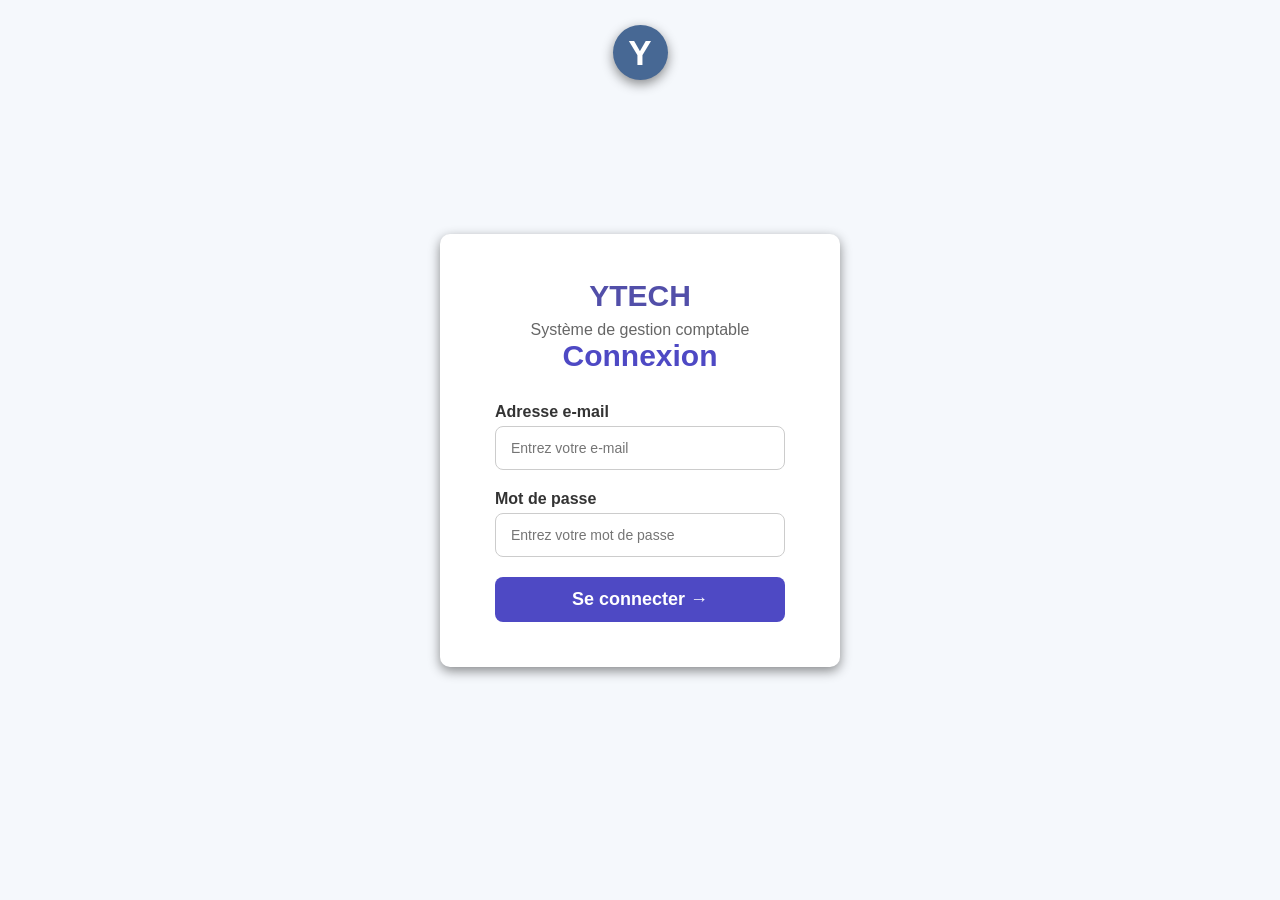
<file: index.html>
<!DOCTYPE html>
<html lang="fr">
<head>
    <meta charset="UTF-8">
    <meta name="viewport" content="width=device-width, initial-scale=1.0">
    <title>Ytech-connexion</title>
    <link rel="stylesheet" href="Ressources/CSS/style.css">
</head>
<body>
    <div class="logo-badge">Y</div>
    <div class="login-container">
        <h1>YTECH</h1>
        <p>Système de gestion comptable</p>
        <h2>Connexion</h2>
        <form onsubmit="connexion(event)">
            <label for="e-mail">Adresse e-mail</label>
            <input type="email" id="e-mail" placeholder="Entrez votre e-mail" required>
            <label for="password">Mot de passe</label>
            <input type="password" id="password" placeholder="Entrez votre mot de passe" required>
            <button type="submit">Se connecter →</button>
        </form>
        <script src="Ressources/JS/script.js">

        </script>
    </div>
</body>
</html>
</file>
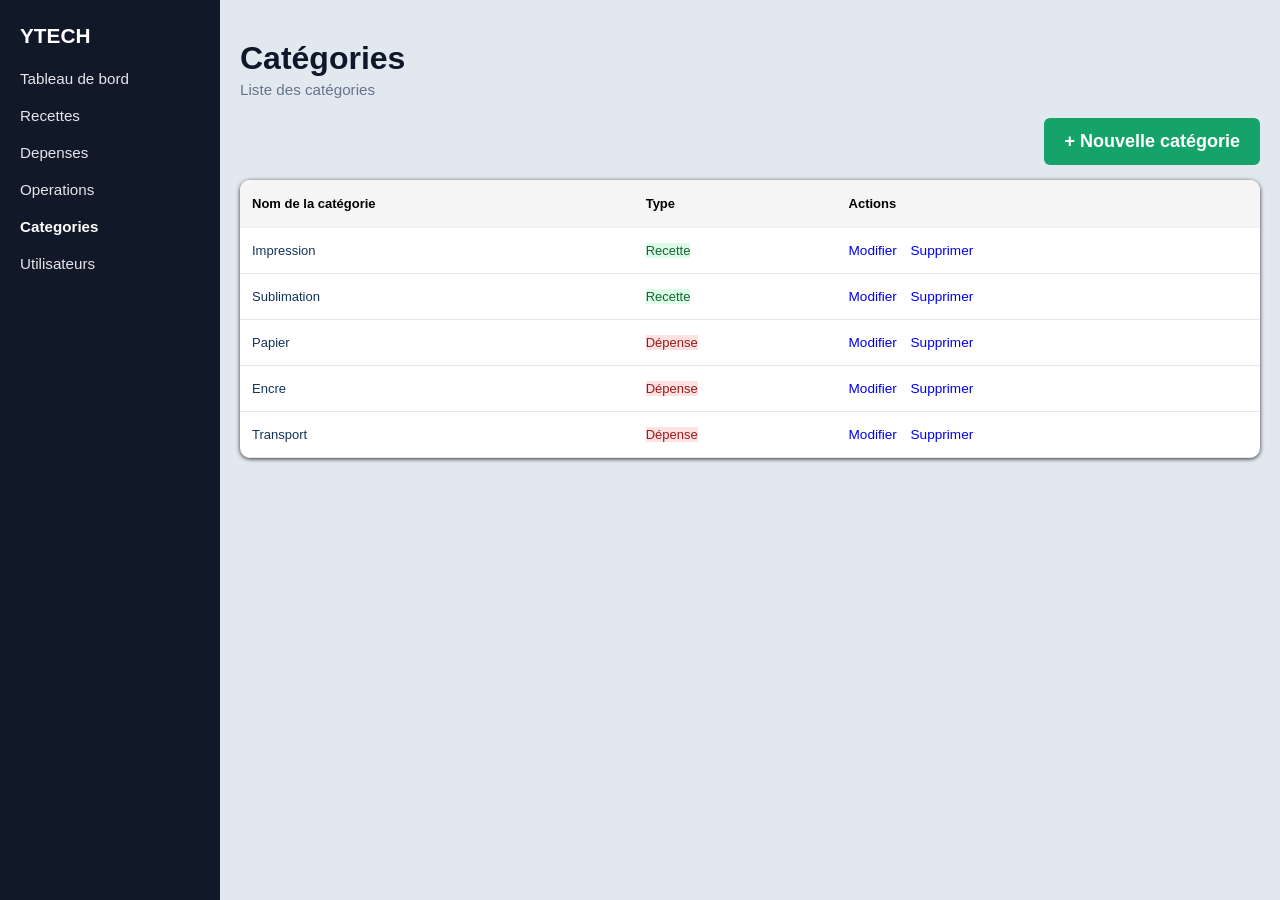
<file: categories.html>
<!DOCTYPE html>
<html lang="fr">
<head>
    <meta charset="UTF-8">
    <meta name="viewport" content="width=device-width, initial-scale=1.0">
    <title>YTECH-Categories</title>
    <link rel="stylesheet" href="Ressources/CSS/style.css">
</head>
<body>
    <header>
        <h1>YTECH</h1>
        <nav>
            <a href="dashbord.html">Tableau de bord</a>
            <a href="recettes.html">Recettes</a>
            <a href="depenses.html">Depenses</a>
            <a href="operation.html">Operations</a>
            <a href="categories.html" class="active">Categories</a>
            <a href="utilisateurs.html">Utilisateurs</a>
        </nav>
    </header>

    <main>
        <h2 class="page-title"> Catégories</h2>
        <p class="page-subtitle">Liste des catégories</p>
        <div class="toolbar">
            <button class="btn-add">+ Nouvelle catégorie</button>

        </div>
        <table>
            <thead>
                <tr>
                    <th>Nom de la catégorie</th>
                    <th>Type</th>
                    <th>Actions</th>
                </tr>
            </thead>
            <tbody id="categories-list">
                <tr>
                    <td>Impression</td>
                    <td><span class="badge-recette">Recette</span></td>
                    <td class="actions"><a href="#" class="Modifier">Modifier</a> <a href="#" class="Supprimer">Supprimer</a></td>
                </tr>
                <tr>
                    <td>Sublimation</td>
                    <td><span class="badge-recette">Recette</span></td>
                    <td class="actions"><a href="#" class="Modifier">Modifier</a> <a href="#" class="Supprimer">Supprimer</a></td>
                </tr>
                <tr>
                    <td>Papier</td>
                    <td><span class="badge-depense">Dépense</span></td>
                    <td class="actions"><a href="#" class="Modifier">Modifier</a> <a href="#" class="Supprimer">Supprimer</a></td>
                </tr>
                <tr>
                    <td>Encre</td>
                    <td><span class="badge-depense">Dépense</span></td>
                    <td class="actions"><a href="#" class="Modifier">Modifier</a> <a href="#" class="Supprimer">Supprimer</a></td>
                </tr>
                <tr>
                    <td>Transport</td>
                    <td><span class="badge-depense">Dépense</span></td>
                    <td class="actions"><a href="#" class="Modifier">Modifier</a> <a href="#" class="Supprimer">Supprimer</a></td>
                </tr>

            </tbody>
        </table>
    </main>

</body>
</html>
</file>
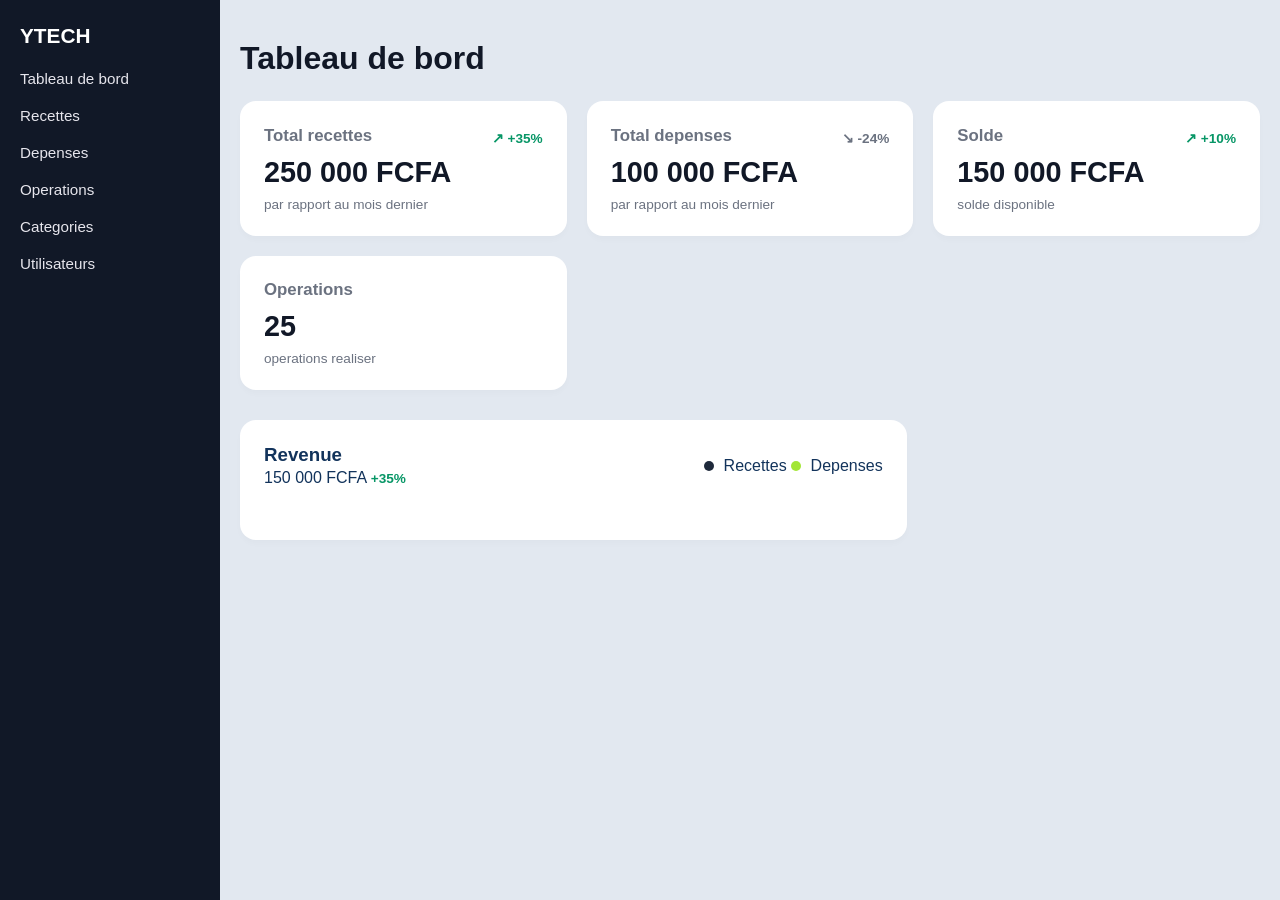
<file: dashbord.html>
<!DOCTYPE html>
<html lang="fr">
<head>
    <meta charset="UTF-8">
    <meta name="viewport" content="width=device-width, initial-scale=1.0">
    <title>YTECH-Tableau de bord</title>
    <link rel="stylesheet" href="Ressources/CSS/style.css">
</head>

<body>
    <header>
        <h1>YTECH</h1>
        <nav>
            <a href="dashbord.html">Tableau de bord</a>
            <a href="recettes.html">Recettes</a>
            <a href="depenses.html">Depenses</a>
            <a href="operation.html">Operations</a>
            <a href="categories.html">Categories</a>
            <a href="utilisateurs.html">Utilisateurs</a>

        </nav>
    </header>
    <main>
        <h2>Tableau de bord</h2>
        
<div class="cards">

  <div class="card">
    <div class="card-header">
      <h3>Total recettes</h3>
      <span class="trend positive">↗ +35%</span>
    </div>
    <p class="amount">250 000 FCFA</p>
    <span class="subtitle">par rapport au mois dernier</span>
  </div>

  <div class="card">
    <div class="card-header">
      <h3>Total depenses</h3>
      <span class="trend negative">↘ -24%</span>
    </div>
    <p class="amount">100 000 FCFA</p>
    <span class="subtitle">par rapport au mois dernier</span>
  </div>

  <div class="card">
    <div class="card-header">
      <h3>Solde</h3>
      <span class="trend positive">↗ +10%</span>
    </div>
    <p class="amount">150 000 FCFA</p>
    <span class="subtitle">solde disponible</span>
  </div>

  <div class="card">
    <div class="card-header">
      <h3>Operations</h3>
    </div>
    <p class="amount">25</p>
    <span class="subtitle">operations realiser</span>
  </div>

</div>

 <div class="charts-grid">
  
  
  <div class="chart-card">
    <div class="chart-header">
      <div>
        <h3>Revenue</h3>
        <p class="amount-small">150 000 FCFA <span class="trend positive">+35%</span></p>
      </div>
      <div class="legend">
        <span class="dot income"></span> Recettes
        <span class="dot expenses"></span> Depenses
      </div>
    </div>
    
  </div>

  </div>

    </main>
    
</body>
</html>
</file>
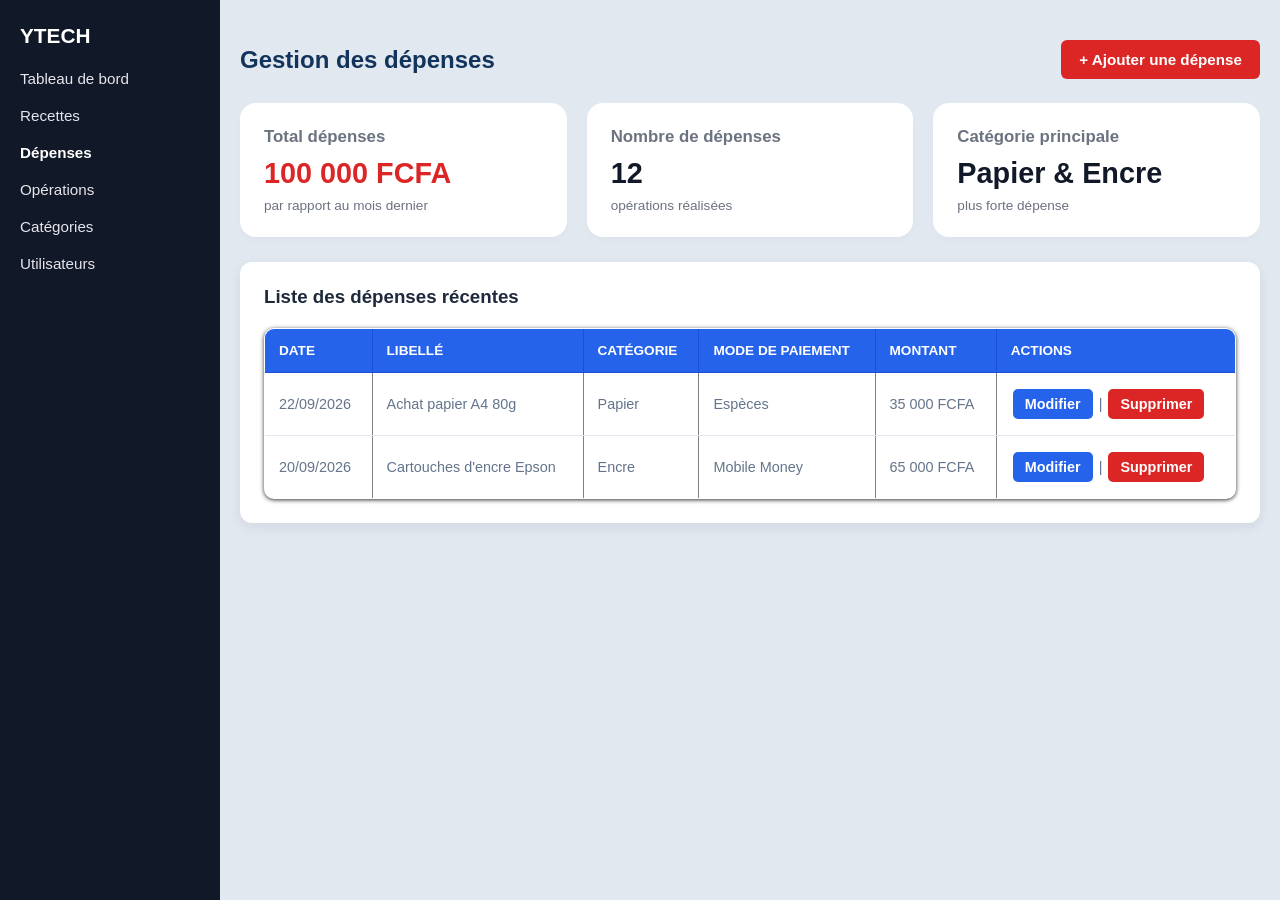
<file: depenses.html>
<!DOCTYPE html>
<html lang="fr">
<head>
    <meta charset="UTF-8">
    <meta name="viewport" content="width=device-width, initial-scale=1.0">
    <title>YTECH-Gestion des dépenses</title>
    <link rel="stylesheet" href="Ressources/CSS/style.css">
</head>

<body>
    <header>
        <h1>YTECH</h1>
        <nav>
            <a href="dashbord.html">Tableau de bord</a>
            <a href="recettes.html">Recettes</a>
            <a href="depenses.html" class="active">Dépenses</a>
            <a href="operation.html">Opérations</a>
            <a href="categories.html">Catégories</a>
            <a href="utilisateurs.html">Utilisateurs</a>
        </nav>
    </header>

    <main>
        <div class="page-title-row">
            <h2>Gestion des dépenses</h2>
            <button type="button" class="add-expense-button">+ Ajouter une dépense</button>
        </div>

        <div class="cards">

            <div class="card expense-total-card">
                <div class="card-header">
                    <h3>Total dépenses</h3>
                </div>
                <p class="amount">100 000 FCFA</p>
                <span class="subtitle">par rapport au mois dernier</span>
            </div>

            <div class="card">
                <div class="card-header">
                    <h3>Nombre de dépenses</h3>
                </div>
                <p class="amount">12</p>
                <span class="subtitle">opérations réalisées</span>
            </div>

            <div class="card">
                <div class="card-header">
                    <h3>Catégorie principale</h3>
                </div>
                <p class="amount">Papier &amp; Encre</p>
                <span class="subtitle">plus forte dépense</span>
            </div>

        </div>



 
        <div class="card-table" style="margin-top: 20px;">
            <h3>Liste des dépenses récentes</h3>

            <table border="1" width="100%" style="border-collapse: collapse; text-align: left;">
                <thead>
                    <tr>
                        <th>Date</th>
                        <th>Libellé</th>
                        <th>Catégorie</th>
                        <th>Mode de paiement</th>
                        <th>Montant</th>
                        <th>Actions</th>
                    </tr>
                </thead>
                <tbody>
                    <tr>
                        <td>22/09/2026</td>
                        <td>Achat papier A4 80g</td>
                        <td>Papier</td>
                        <td>Espèces</td>
                        <td>35 000 FCFA</td>
                        <td>
                            <a href="#">Modifier</a> | 
                            <a href="#" onclick="return confirm('Voulez-vous vraiment supprimer cette dépense ?')">Supprimer</a>
                        </td>
                    </tr>
                    <tr>
                        <td>20/09/2026</td>
                        <td>Cartouches d'encre Epson</td>
                        <td>Encre</td>
                        <td>Mobile Money</td>
                        <td>65 000 FCFA</td>
                        <td>
                            <a href="#">Modifier</a> | 
                            <a href="#" onclick="return confirm('Voulez-vous vraiment supprimer cette dépense ?')">Supprimer</a>
                        </td>
                    </tr>
                </tbody>
            </table>
        </div>

    </main>
</body>
</html>
</file>
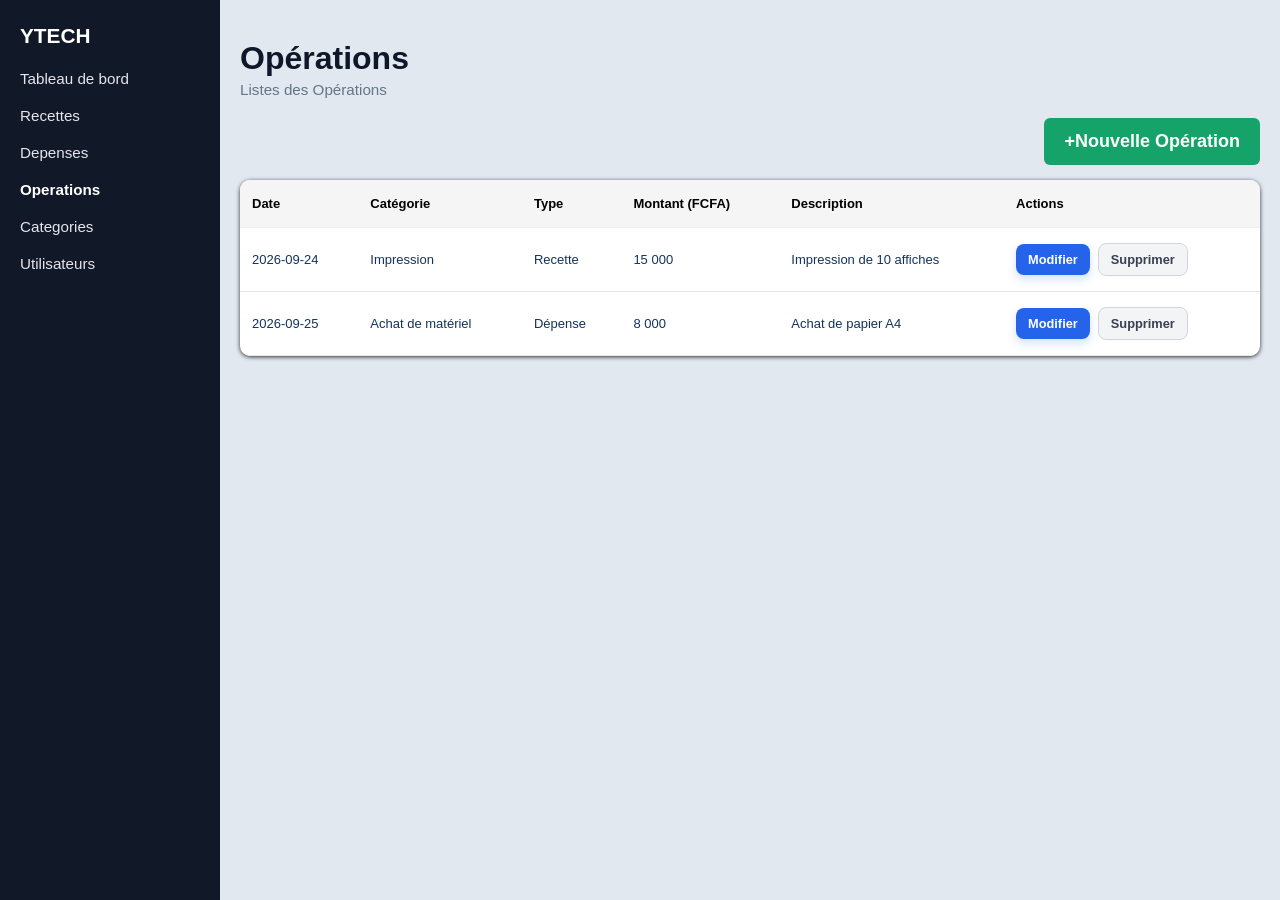
<file: operation.html>
<!DOCTYPE html>
<html lang="fr">
<head>
    <meta charset="UTF-8">
    <meta name="viewport" content="width=device-width, initial-scale=1.0">
    <title>YTECH-Opération</title>
    <link rel="stylesheet" href="Ressources/CSS/style.css">
</head>
<body>
    <header>
        <h1>YTECH</h1>
        <nav>
            <a href="dashbord.html">Tableau de bord</a>
            <a href="recettes.html">Recettes</a>
            <a href="depenses.html">Depenses</a>
            <a href="operation.html"class="active">Operations</a>
            <a href="categories.html" >Categories</a>
            <a href="utilisateurs.html">Utilisateurs</a>
        </nav>
    </header>
    <main>
        <h2 class="page-title">Opérations</h2>
        <p class="page-subtitle">Listes des Opérations</p>
        <div class="toolbar">
            <button class="btn-add">+Nouvelle Opération</button>
        </div>
        <table>
            <thead>
                <tr>
                    <th>Date</th>
                    <th>Catégorie</th>
                    <th>Type</th>
                    <th>Montant (FCFA)</th>
                    <th>Description</th>
                    <th>Actions</th>
                </tr>
            </thead>
            <tbody>
                <tr>
                    <td>2026-09-24</td>
                    <td>Impression</td>
                    <td>Recette</td>
                    <td>15 000</td>
                    <td>Impression de 10 affiches</td>
                    <td>
                        <div class="table-actions">
                            <button class="action-btn edit">Modifier</button>
                            <button class="action-btn delete">Supprimer</button>
                        </div>
                    </td>
                </tr>
                <tr>
                    <td>2026-09-25</td>
                    <td>Achat de matériel</td>
                    <td>Dépense</td>
                    <td>8 000</td>
                    <td>Achat de papier A4</td>
                    <td>
                        <div class="table-actions">
                            <button class="action-btn edit">Modifier</button>
                            <button class="action-btn delete">Supprimer</button>
                        </div>
                    </td>
                </tr>
               
            </tbody>
        </table>
    </main>
</body>
</html>
</file>
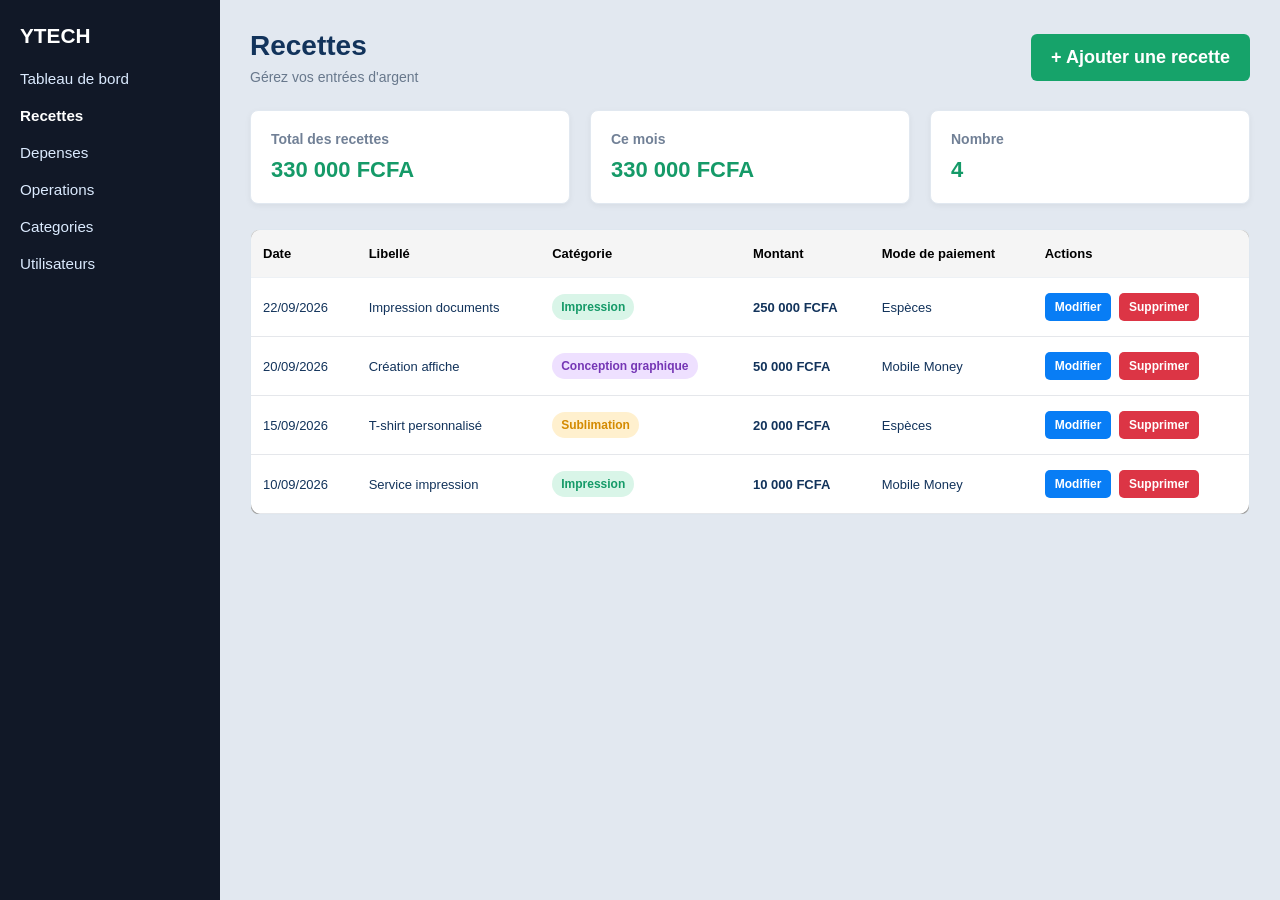
<file: recettes.html>
<!DOCTYPE html>
<html lang="fr">
<head>
    <meta charset="UTF-8">
    <meta name="viewport" content="width=device-width, initial-scale=1.0">

    <title>YTECH - Recettes</title>

    <link rel="stylesheet" href="Ressources/CSS/style.css">
</head>

<body>

    <aside class="sidebar">

        <div class="logo">
            <span>YTECH</span>
        </div>

        <nav>
            <a href="dashbord.html">Tableau de bord</a>

            <a href="recettes.html" class="active">
                Recettes
            </a>

            <a href="depenses.html">Depenses</a>

            <a href="operation.html">Operations</a>

            <a href="categories.html">Categories</a>

            <a href="utilisateurs.html">Utilisateurs</a>
        </nav>

    </aside>


    <main class="main-content">

        <header class="page-header">

            <div>
                <h1>Recettes</h1>
                <p>Gérez vos entrées d'argent</p>
            </div>

            <button class="btn-add">
                + Ajouter une recette
            </button>

        </header>


        <section class="summary-cards">

            <div class="summary-card">
                <h3>Total des recettes</h3>
                <strong>330 000 FCFA</strong>
            </div>

            <div class="summary-card">
                <h3>Ce mois</h3>
                <strong>330 000 FCFA</strong>
            </div>

            <div class="summary-card">
                <h3>Nombre</h3>
                <strong>4</strong>
            </div>

        </section>


        <section class="table-container">

            <table>

                <thead>
                    <tr>
                        <th>Date</th>
                        <th>Libellé</th>
                        <th>Catégorie</th>
                        <th>Montant</th>
                        <th>Mode de paiement</th>
                        <th>Actions</th>
                    </tr>
                </thead>

                <tbody>

                    <tr>
                        <td>22/09/2026</td>

                        <td>Impression documents</td>

                        <td>
                            <span class="category impression">
                                 Impression
                            </span>
                        </td>

                        <td class="amount">
                            250 000 FCFA
                        </td>

                        <td>Espèces</td>

                        <td>
                            <button class="btn-edit">
                                Modifier
                            </button>

                            <button class="btn-delete">
                                Supprimer
                            </button>
                        </td>
                    </tr>


                    <tr>
                        <td>20/09/2026</td>

                        <td>Création affiche</td>

                        <td>
                            <span class="category conception">
                                 Conception graphique
                            </span>
                        </td>

                        <td class="amount">
                            50 000 FCFA
                        </td>

                        <td>Mobile Money</td>

                        <td>
                            <button class="btn-edit">
                                Modifier
                            </button>

                            <button class="btn-delete">
                                Supprimer
                            </button>
                        </td>
                    </tr>


                    <tr>
                        <td>15/09/2026</td>

                        <td>T-shirt personnalisé</td>

                        <td>
                            <span class="category sublimation">
                              Sublimation
                            </span>
                        </td>

                        <td class="amount">
                            20 000 FCFA
                        </td>

                        <td>Espèces</td>

                        <td>
                            <button class="btn-edit">
                                Modifier
                            </button>

                            <button class="btn-delete">
                                Supprimer
                            </button>
                        </td>
                    </tr>


                    <tr>
                        <td>10/09/2026</td>

                        <td>Service impression</td>

                        <td>
                            <span class="category impression">
                                 Impression
                            </span>
                        </td>

                        <td class="amount">
                            10 000 FCFA
                        </td>

                        <td>Mobile Money</td>

                        <td>
                            <button class="btn-edit">
                                Modifier
                            </button>

                            <button class="btn-delete">
                                Supprimer
                            </button>
                        </td>
                    </tr>

                </tbody>

            </table>

        </section>

    </main>

</body>
</html>
</file>
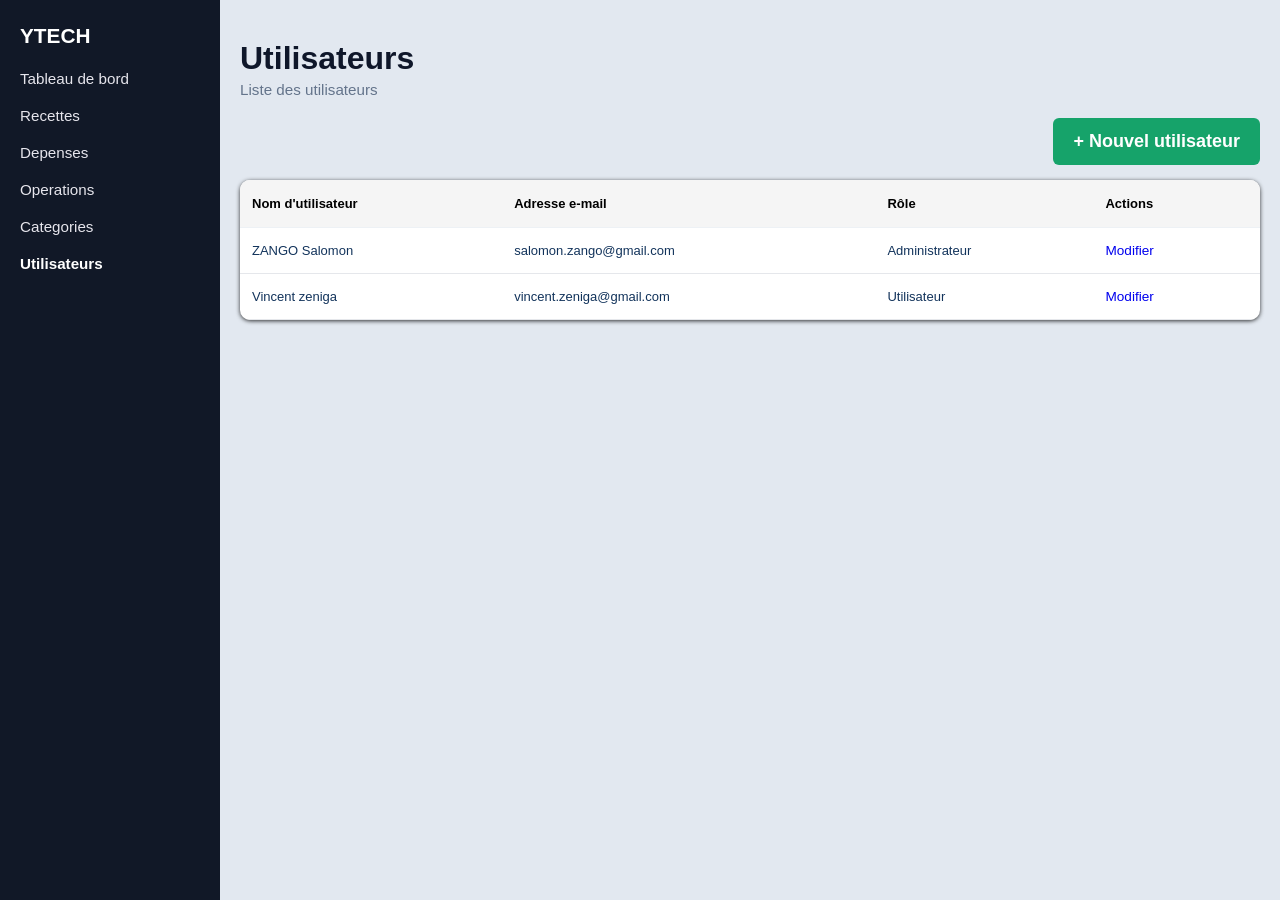
<file: utilisateurs.html>
<!DOCTYPE html>
<html lang="en">
<head>
    <meta charset="UTF-8">
    <meta name="viewport" content="width=device-width, initial-scale=1.0">
    <title>YTECH-Utilisateurs</title>
    <link rel="stylesheet" href="Ressources/CSS/style.css">
</head>
<body>
    <header>
        <h1>YTECH</h1>
        <nav>
            <a href="dashbord.html">Tableau de bord</a>
            <a href="recettes.html">Recettes</a>
            <a href="depenses.html">Depenses</a>
            <a href="operation.html">Operations</a>
            <a href="categories.html">Categories</a>
            <a href="utilisateurs.html" class="active">Utilisateurs</a>
        </nav>
    </header>
    <main>
        <h2 class="page-title"> Utilisateurs</h2>
        <p class="page-subtitle">Liste des utilisateurs</p>
        <div class="toolbar">
            <button class="btn-add">+ Nouvel utilisateur</button>
        </div>
        <table>
            <thead>
                <tr>
                    <th>Nom d'utilisateur</th>
                    <th>Adresse e-mail</th>
                    <th>Rôle</th>
                    <th>Actions</th>
                </tr>
            </thead>
            <tbody id="users-list">
                <tr>
                    <td>ZANGO Salomon </td>
                    <td>salomon.zango@gmail.com</td>
                    <td><span class="badge-admin">Administrateur</span></td>
                    <td class="actions"><a href="#" class="Modifier">Modifier</a></td>
                </tr>
                <tr>
                    <td>Vincent zeniga</td>
                    <td>vincent.zeniga@gmail.com</td>
                    <td><span class="badge-user">Utilisateur</span></td>
                    <td class="actions"><a href="#" class="Modifier">Modifier</a></td>
                </tr>
            </tbody>
        </table>
    </main>
</body>
</html>
</file>
<file: Ressources/CSS/style.css>
*{
    margin: 0;
    padding: 0;
    box-sizing: border-box;
}

body{
    font-family: 'Poppins', sans-serif;
    background: #c3d9f7;
    min-height: 100vh;
    display: flex;
    justify-content: center;
    align-items: center;
}
.logo-badge{

    width: 55px;
    height: 55px;
    background: #476894;
    color: white;
    border-radius: 50%;
    display: flex;
    justify-content: center;
    align-items: center;
    font-size: 35px;
    font-weight: bold;
    position: absolute;
    top: 25px;
    box-shadow: 0 4px 12px rgba(0, 0, 0, 0.45);
    
}
.login-container{
    width: 400px;
    background: #fff;
    padding: 45px 55px;
    border-radius: 10px;
    box-shadow: 0 4px 12px rgba(0, 0, 0, 0.45);
    justify-content: center;
    text-align: center;
    display: flex;
    flex-direction: column;
}
.login-container h1{
    font-size: 30px;
    font-weight: 700;
    margin-bottom: 8px;
    color: #524fa9;

}
.login-container p{
    font-size: 16px;
    color: #666;
    margin-bottom: 30 px;
}
.login-container h2{
    font-size: 30px;
    font-weight: 600;
    margin-bottom: 30px;
    color: #4e49c4;
}
form{
    display: flex;
    flex-direction: column;
    text-align: left;
}
label{
    margin-bottom: 5px;
    font-weight: bold;
    color: #333;
}
    
    
input{
    width: 100%;
    padding: 13px 15px;
    margin-bottom: 20px;
    border: 1px solid #ccc;
    border-radius: 8px;
    font-size: 14px;
    outline: none;
}
input:focus{
    border-color: #4e49c4;
    box-shadow: 0 0 5px rgba(78, 73, 196, 0.5);
}
button{
    padding: 12px 20px;
    background-color: #4e49c4;
    color: white;
    border: none;
    border-radius: 8px;
    font-size: 18px;
    cursor: pointer;
    font-weight: bold;
    transition: background-color 0.3s ease;
}

* {
  margin: 0;
  padding: 0;
  box-sizing: border-box;
}

body {

  font-family: 'Poppins', sans-serif;
  background-color: #e3f1f8; 
  color: #1e293b;
  padding: 20px;
}

main {
  max-width: 1200px;
  margin: 0 auto;
}

.cards {
  display: flex;
  gap: 20px;
  margin-bottom: 25px;
}

.card {
  flex: 1;
  background-color: #ffffffff;
  padding: 24px;
  border-radius: 16px;
  box-shadow: 0 4px 6px rgba(0, 0, 0, 0.02);
}

.card-header {
  display: flex;
  justify-content: center;
  align-items: center;
  color: #344a77;
  font-size: 0.9rem;
  margin-bottom: 10px;
}

.card .amount {
  font-size: 1.8rem;
  font-weight: 800;
  color: #111827;
}

.trend {
  font-size: 0.85rem;
  font-weight: 600;
  display: inline-block;
  margin-top: 5px;
}

.trend.positive {
  color: #079666; 
}


.charts-grid {
  display: grid;
  grid-template-columns: 2fr 1fr;
  gap: 20px;
  margin-top: 30px;
}

.chart-card {
  background-color: #ffffffff;
  padding: 24px;
  border-radius: 16px;
  box-shadow: 0 4px 6px rgba(0, 0, 0, 0.02);
}

.chart-header {
  display: flex;
  justify-content: space-between;
  align-items: center;
  margin-bottom: 29px;
}

.chart-amount {
  font-size: 1.5rem;
  font-weight: bold;
  margin-top: 5px;
}

.chart-legend {
  display: flex;
  gap: 15px;
  font-size: 0.85rem;
  color: #6b7280;
}

.dot {
  display: inline-block;
  width: 10px;
  height: 10px;
  border-radius: 50%;
  margin-right: 5px;
}

.dot.income { background-color: #1e293b; }   
.dot.expenses { background-color: #a3e635; } 


@media (max-width: 900px) {
  .cards, .charts-grid {
    flex-direction: column;
    grid-template-columns: 1fr;
  }
}

body:has(header) {
  display: block;
  min-height: 100vh;
  padding: 0;
  background: #e2e8f0;
}

body:has(header) > header {
  display: flex;
  align-items: center;
  justify-content: space-between;
  width: 100%;
  padding: 20px 40px;
  background: #111827;
  color: #e9e6ee;
}

body:has(header) > header nav {
  display: flex;
  gap: 20px;
}

body:has(header) > header nav a {
  color: #e6e5ec;
  text-decoration: none;
}

body:has(header) > header + main {
  padding: 40px 20px;
}

body:has(header) main > h2 {
  margin-bottom: 24px;
  color: #111827;
  font-size: 2rem;
}

body:has(header) .page-title-row {
  display: flex;
  align-items: center;
  justify-content: space-between;
  gap: 20px;
  margin-bottom: 24px;
}

body:has(header) .page-title-row h2 {
  margin-bottom: 0;
}

body:has(header) .add-expense-button {
  flex-shrink: 0;
  padding: 11px 18px;
  border-radius: 6px;
  background: #dc2626;
  color: #ffffff;
  font-size: 0.95rem;
}

body:has(header) .add-expense-button:hover {
  background: #b91c1c;
}

body:has(header) .cards {
  display: grid;
  grid-template-columns: repeat(3, minmax(0, 1fr));
  gap: 20px;
}

body:has(header) .expense-total-card .amount {
  color: #dc2626;
}

body:has(header) .card-table {
  margin-bottom: 20px;
  padding: 24px;
  overflow-x: auto;
  border-radius: 12px;
  background: #ffffff;
  box-shadow: 0 4px 12px rgba(15, 23, 42, 0.08);
}

body:has(header) .card-table h3 {
  margin-bottom: 20px;
  color: #1e293b;
}

body:has(header) .card-table table {
  width: 100%;
  min-width: 600px;
  border-collapse: collapse;
  text-align: left;
}

body:has(header) .card-table th,
body:has(header) .card-table td {
  padding: 14px;
  border-bottom: 1px solid #e2e8f0;
}

body:has(header) .card-table thead th {
  color: #475569;
  background: #f8fafc;
  font-size: 0.85rem;
  text-transform: uppercase;
}

body:has(header) .card-table tbody th {
  color: #1e293b;
}

body:has(header) .card-table tbody td {
  color: #64748b;
}

.table-actions {
  display: flex;
  align-items: center;
  gap: 8px;
  flex-wrap: wrap;
}

.action-btn {
  padding: 8px 12px;
  border: none;
  border-radius: 8px;
  font-size: 0.8rem;
  font-weight: 700;
  cursor: pointer;
  transition: all 0.2s ease;
}

.action-btn.edit {
  background: #2563eb;
  color: #ffffff;
  box-shadow: 0 4px 10px rgba(37, 99, 235, 0.2);
}

.action-btn.delete {
  background: #f3f4f6;
  color: #374151;
  border: 1px solid #d1d5db;
}

.action-btn:hover {
  transform: translateY(-1px);
  opacity: 0.96;
}

@media (max-width: 900px) {
  .cards,
  .charts-grid {
    display: grid;
    grid-template-columns: 1fr;
  }

  body:has(header) header {
    flex-direction: column;
    align-items: flex-start;
    gap: 18px;
  }

  .page-title-row {
    flex-direction: column;
    align-items: flex-start;
  }
}

body:has(header) .card-table tbody tr:last-child th,
body:has(header) .card-table tbody tr:last-child td {
  border-bottom: 0;
}

body:has(header) .card-header {
  justify-content: space-between;
}

body:has(header) .subtitle {
  display: block;
  margin-top: 8px;
  color: #6b7280;
  font-size: 0.85rem;
}

body:has(header) .card-form,
body:has(header) .card-table {
  padding: 24px;
  border-radius: 12px;
  background: #ffffff;
  box-shadow: 0 4px 12px rgba(15, 23, 42, 0.08);
}

body:has(header) .card-form h3,
body:has(header) .card-table h3 {
  margin-bottom: 20px;
  color: #1e293b;
}

body:has(header) .card-form form {
  display: grid;
  grid-template-columns: repeat(2, minmax(0, 1fr));
  gap: 18px 20px;
}

body:has(header) .form-group {
  display: flex;
  flex-direction: column;
}

body:has(header) .form-group label {
  margin-bottom: 7px;
}

body:has(header) .form-group input,
body:has(header) .form-group select,
body:has(header) .filter-box input,
body:has(header) .filter-box select {
  width: 100%;
  min-height: 44px;
  margin-bottom: 0;
  padding: 10px 12px;
  border: 1px solid #cbd5e1;
  border-radius: 6px;
  background: #ffffff;
  font: inherit;
}

body:has(header) .form-group input:focus,
body:has(header) .form-group select:focus,
body:has(header) .filter-box input:focus,
body:has(header) .filter-box select:focus {
  border-color: #2563eb;
  outline: 3px solid rgba(37, 99, 235, 0.15);
}

body:has(header) .btn-submit {
  grid-column: 1 / -1;
  justify-self: start;
  padding: 12px 20px;
  border-radius: 6px;
  background: #2563eb;
  font-size: 1rem;
}

body:has(header) .btn-submit:hover,
body:has(header) .filter-box button:hover {
  background: #1d4ed8;
}

body:has(header) .filter-box {
  display: grid;
  grid-template-columns: 1fr auto;
  gap: 10px;
  margin-bottom: 18px !important;
}

body:has(header) .filter-box button {
  padding: 0 18px;
  border-radius: 6px;
  background: #2563eb;
  font-size: 1rem;
}

body:has(header) .card-table {
  overflow-x: auto;
}

body:has(header) .card-table table {
  min-width: 760px;
  border-collapse: collapse !important;
  color: #334155;
}

body:has(header) .card-table thead th {
  padding: 14px;
  border: 1px solid #1d4ed8;
  background: #2563eb;
  color: #ffffff;
  font-size: 0.85rem;
}

body:has(header) .card-table td {
  padding: 14px;
  border-bottom: 1px solid #e2e8f0;
  font-size: 0.9rem;
}

body:has(header) .card-table tbody tr:last-child td {
  border-bottom: 0;
}

body:has(header) .card-table td a {
  display: inline-block;
  margin: 2px;
  padding: 7px 12px;
  border-radius: 5px;
  color: #ffffff;
  font-weight: 600;
  text-decoration: none;
  transition: background-color 0.2s;
}

body:has(header) .card-table td a:first-of-type {
  background: #2563eb;
}

body:has(header) .card-table td a:first-of-type:hover {
  background: #1d4ed8;
}

body:has(header) .card-table td a:last-of-type {
  background: #dc2626;
}

body:has(header) .card-table td a:last-of-type:hover {
  background: #b91c1c;
}

@media (max-width: 760px) {
  body:has(header) > header {
    align-items: flex-start;
    flex-direction: column;
    gap: 14px;
  }

  body:has(header) > header nav {
    width: 100%;
    flex-wrap: wrap;
  }

  body:has(header) .page-title-row {
    align-items: flex-start;
    flex-direction: column;
  }

  body:has(header) .add-expense-button {
    width: 100%;
  }

  body:has(header) .cards,
  body:has(header) .card-form form,
  body:has(header) .filter-box {
    grid-template-columns: 1fr;
  }

  body:has(header) .btn-submit {
    width: 100%;
  }
}

*{
    margin: 0;
    padding: 0;
    box-sizing: border-box;
}

body{
    font-family: 'Poppins', sans-serif;
    background: #c3d9f7;
    min-height: 100vh;
    display: flex;
    justify-content: center;
    align-items: center;
}
.logo-badge{

    width: 55px;
    height: 55px;
    background: #476894;
    color: white;
    border-radius: 50%;
    display: flex;
    justify-content: center;
    align-items: center;
    font-size: 35px;
    font-weight: bold;
    position: absolute;
    top: 25px;
    box-shadow: 0 4px 12px rgba(0, 0, 0, 0.45);
    
}
.login-container{
    width: 400px;
    background: #fff;
    padding: 45px 55px;
    border-radius: 10px;
    box-shadow: 0 4px 12px rgba(0, 0, 0, 0.45);
    justify-content: center;
    text-align: center;
    display: flex;
    flex-direction: column;
}
.login-container h1{
    font-size: 30px;
    font-weight: 700;
    margin-bottom: 8px;
    color: #524fa9;

}
.login-container p{
    font-size: 16px;
    color: #666;
    margin-bottom: 30 px;
}
.login-container h2{
    font-size: 30px;
    font-weight: 600;
    margin-bottom: 30px;
    color: #4e49c4;
}
form{
    display: flex;
    flex-direction: column;
    text-align: left;
}
label{
    margin-bottom: 5px;
    font-weight: bold;
    color: #333;
}
    
    
input{
    width: 100%;
    padding: 13px 15px;
    margin-bottom: 20px;
    border: 1px solid #ccc;
    border-radius: 8px;
    font-size: 14px;
    outline: none;
}
input:focus{
    border-color: #4e49c4;
    box-shadow: 0 0 5px rgba(78, 73, 196, 0.5);
}
button{
    padding: 12px 20px;
    background-color: #4e49c4;
    color: white;
    border: none;
    border-radius: 8px;
    font-size: 18px;
    cursor: pointer;
    font-weight: bold;
    transition: background-color 0.3s ease;
}

* {
  margin: 0;
  padding: 0;
  box-sizing: border-box;
}

body {

  font-family: 'Poppins', sans-serif;
  background-color: #e2e8f0; 
  color: #1e293b;
  padding: 20px;
}

main {
  max-width: 1200px;
  margin: 0 auto;
}

.cards {
  display: flex;
  gap: 20px;
  margin-bottom: 25px;
}

.card {
  flex: 1;
  background-color: #ffffff;
  padding: 24px;
  border-radius: 16px;
  box-shadow: 0 4px 6px rgba(0, 0, 0, 0.02);
}

.card-header {
  display: flex;
  justify-content: center;
  align-items: center;
  color: #6b7280;
  font-size: 0.9rem;
  margin-bottom: 10px;
}

.card .amount {
  font-size: 1.8rem;
  font-weight: 800;
  color: #111827;
}

.trend {
  font-size: 0.85rem;
  font-weight: 600;
  display: inline-block;
  margin-top: 5px;
}

.trend.positive {
  color: #079666; 
}


.charts-grid {
  display: grid;
  grid-template-columns: 2fr 1fr;
  gap: 20px;
  margin-top: 30px;
}

.chart-card {
  background-color: #ffffff;
  padding: 24px;
  border-radius: 16px;
  box-shadow: 0 4px 6px rgba(0, 0, 0, 0.02);
}

.chart-header {
  display: flex;
  justify-content: space-between;
  align-items: center;
  margin-bottom: 29px;
}

.chart-amount {
  font-size: 1.5rem;
  font-weight: bold;
  margin-top: 5px;
}

.chart-legend {
  display: flex;
  gap: 15px;
  font-size: 0.85rem;
  color: #6b7280;
}

.dot {
  display: inline-block;
  width: 10px;
  height: 10px;
  border-radius: 50%;
  margin-right: 5px;
}

.dot.income { background-color: #1e293b; }   
.dot.expenses { background-color: #a3e635; } 


@media (max-width: 900px) {
  .cards, .charts-grid {
    flex-direction: column;
    grid-template-columns: 1fr;
  }
}

body:has(header) {
  display: block;
  min-height: 100vh;
  padding: 0;
  background: #e2e8f0;
}

body:has(header) header {
  display: flex;
  align-items: center;
  justify-content: space-between;
  width: 100%;
  padding: 20px 40px;
  background: #111827;
  color: #ffffff;
}

body:has(header) nav {
  display: flex;
  gap: 20px;
}

body:has(header) nav a {
  color: #ffffff;
  text-decoration: none;
}

body:has(header) main {
  padding: 40px 20px;
}

*{
  margin: 0;
  padding: 0;
  box-sizing: border-box;
  font-family: 'Poppins', sans-serif;
}

body{
  background: #f1f5f9;
  color: #1e293b;
  min-height: 100vh;
}

header{
  
  background: #111827;
  color: #fff;
  padding: 18px 40px;
  display: flex;
  justify-content: space-between;
  align-items: center;
}
header h1{
  font-size: 1.3rem;
  
}
nav {
  background: #1e3a8a;
  display: flex;
  gap: 5px;
  padding: 0px 40px;
}
nav a {
  color: #dbeafe;
  text-decoration: none;
  padding: 14px 18px;
  font-size: 0.95rem;
  border-radius: 3px solid transparent;
  transition:  0.2s ;
}
nav a:hover {
  background: rgba(255, 255, 255, 0.08);
}
nav a.active {
  color: #fff;
  font-weight: 600;
}
main{
  
  padding: 30px 40px;
}
.page-title{
  color: #0f172a;
  margin-bottom: 4px;
}
.page-subtitle{
  color: #64748b;
  font-size: 0.95rem;
  margin-bottom: 20px;
}
.toolbar{
  display: flex;
  justify-content: flex-end;
  margin-bottom: 15px;
}
.btn-add{
  background: #2563eb;
  color: #fff;
  padding: 10px 18px;
  border-radius: 5px;
  border: none;
  cursor: pointer;
  font-weight: 500;
}
.btn-add:hover{
  background: #1d4ed8;
}
.table{
  width: 100%;
  border-collapse: collapse;
  background: #fff;
  border-radius: 10px;
  overflow: hidden;
  box-shadow: 0 1px 4px rgba(0, 0, 0, 0.8);
}
table{
  width: 100%;
  border-collapse: collapse;
  background: #fff;
  border-radius: 10px;
  overflow: hidden;
  box-shadow: 0 1px 4px rgba(0, 0, 0, 0.8);
}
th{
  
  background: #f5f5f5;
  color: #000000;
  text-align: left;
  padding: 14px 18px;
  font-size: 0.95rem;
}
td{
  margin-left: 8px;
  padding: 14px 18px;
  font-size: 0.95rem;
  border-bottom: 1px solid #e5e7eb;
}
tr:hover{
  background: #f1f5f9;
}
.badge{
  
  padding: 4px 10px;
  border-radius: 20px;
  font-size: 0.78rem;
  font-weight: 600;
}
.badge-recette {
  background: #dcfce7;
  color: #166534;
}
.badge-depense {
  background: #fee2e2;
  color: #991b1b;
}
.actions a {
  text-decoration: none;
  font-size: 0.85rem;
  margin-right: 10px;
}

body:has(header) > header {
  align-items: flex-start;
  flex-direction: column;
  justify-content: flex-start;
  position: fixed;
  top: 0;
  left: 0;
  z-index: 10;
  width: 220px;
  min-height: 100vh;
  padding: 24px 20px;
}

body:has(header) > header nav {
  align-items: flex-start;
  flex-direction: column;
  gap: 0;
  width: 100%;
  padding: 12px 0 0;
  background: transparent;
}

body:has(header) > header nav a {
  width: 100%;
  padding: 10px 0;
  text-align: left;
}

body:has(header) > header + main {
  max-width: none;
  margin-left: 220px;
}

@media (max-width: 760px) {
  body:has(header) > header {
    position: static;
    width: 100%;
    min-height: auto;
    padding: 18px 40px;
  }

  body:has(header) > header + main {
    margin-left: 0;
  }
}


* {
    margin: 0;
    padding: 0;
    box-sizing: border-box;
}

body {
    font-family: Arial, sans-serif;
    background-color: #f5f8fc;
    color: #12335b;
}



.sidebar {
    position: fixed;
    left: 0;
    top: 0;

    width: 220px;
    height: 100vh;

    background: #111827;

    color: white;
}



.logo {
  height: auto;

    display: flex;
    align-items: center;

    padding: 24px 20px 0;

    font-size: 1.3rem;
    font-weight: bold;
}

.logo span {
  margin-left: 0;
}



.sidebar nav {
    display: flex;
    flex-direction: column;

    gap: 0;
    padding: 12px 20px 0;
    background: transparent;
}

.sidebar nav a {
  color: #dbeafe;
    text-decoration: none;

    padding: 10px 0;

    margin-bottom: 0;

    border-radius: 6px;

    font-size: 0.95rem;
}



.sidebar nav a:hover {
    background-color: #0d6efd;
}



.sidebar nav a.active {
  background-color: transparent;
    color: white;
}



.main-content {
  margin-left: 220px;

    padding: 30px;
}



.page-header {
    display: flex;

    justify-content: space-between;
    align-items: center;

  background: transparent;
  color: #12335b;
  padding: 0;
    margin-bottom: 25px;
}

.page-header h1 {
    font-size: 28px;
    margin-bottom: 7px;
}

.page-header p {
    color: #68788c;
    font-size: 14px;
}



.btn-add {
    background-color: #16a36a;

    color: white;

    border: none;

    padding: 13px 20px;

    border-radius: 6px;

    font-weight: bold;

    cursor: pointer;
}

.btn-add:hover {
    background-color: #128756;
}



.summary-cards {
    display: grid;

    grid-template-columns: repeat(3, 1fr);

    gap: 20px;

    margin-bottom: 25px;
}


.summary-card {
    background-color: white;

    border: 1px solid #e1e8f0;

    border-radius: 8px;

    padding: 20px;

    box-shadow: 0 2px 6px rgba(0, 0, 0, 0.05);
}


.summary-card h3 {
    color: #718096;

    font-size: 14px;

    margin-bottom: 10px;
}


.summary-card strong {
    color: #159a68;

    font-size: 22px;
}



.table-container {
    background-color: white;

    border: 1px solid #dfe7ef;

    border-radius: 8px;

    overflow-x: auto;
}


table {
    width: 100%;

    border-collapse: collapse;
}



thead {
  background-color: #f5f5f5;
}


th {
    text-align: left;

    padding: 16px 12px;

    font-size: 13px;

    color: #000000;
}



td {
    padding: 15px 12px;

    border-top: 1px solid #edf1f5;

    font-size: 13px;
}


tbody tr:hover {
    background-color: #f8fbff;
}


.category {
    display: inline-block;

    padding: 6px 9px;

    border-radius: 15px;

    font-size: 12px;

    font-weight: bold;
}



.impression {
    background-color: #d9f5e8;

    color: #159a68;
}



.conception {
    background-color: #eee0ff;

    color: #7536b5;
}



.sublimation {
    background-color: #fff0ce;

    color: #d48a00;
}



.amount {
    color: #159a68;

    font-weight: bold;
}

.table-container td.amount {
  color: inherit;
}



.btn-edit,
.btn-delete {
    border: none;

    color: white;

    padding: 7px 10px;

    border-radius: 5px;

    cursor: pointer;

    font-size: 12px;

    margin-right: 4px;
}


.btn-edit {
    background-color: #087df5;
}

.btn-edit:hover {
    background-color: #0567cc;
}


.btn-delete {
    background-color: #dc3545;
}

.btn-delete:hover {
    background-color: #b92b39;
}


@media screen and (max-width: 900px) {

    .sidebar {
        width: 190px;
    }

    .main-content {
        margin-left: 190px;
    }

    .summary-cards {
        grid-template-columns: 1fr;
    }

    .page-header {
        flex-direction: column;

        align-items: flex-start;

        gap: 15px;
    }
}
</file>
